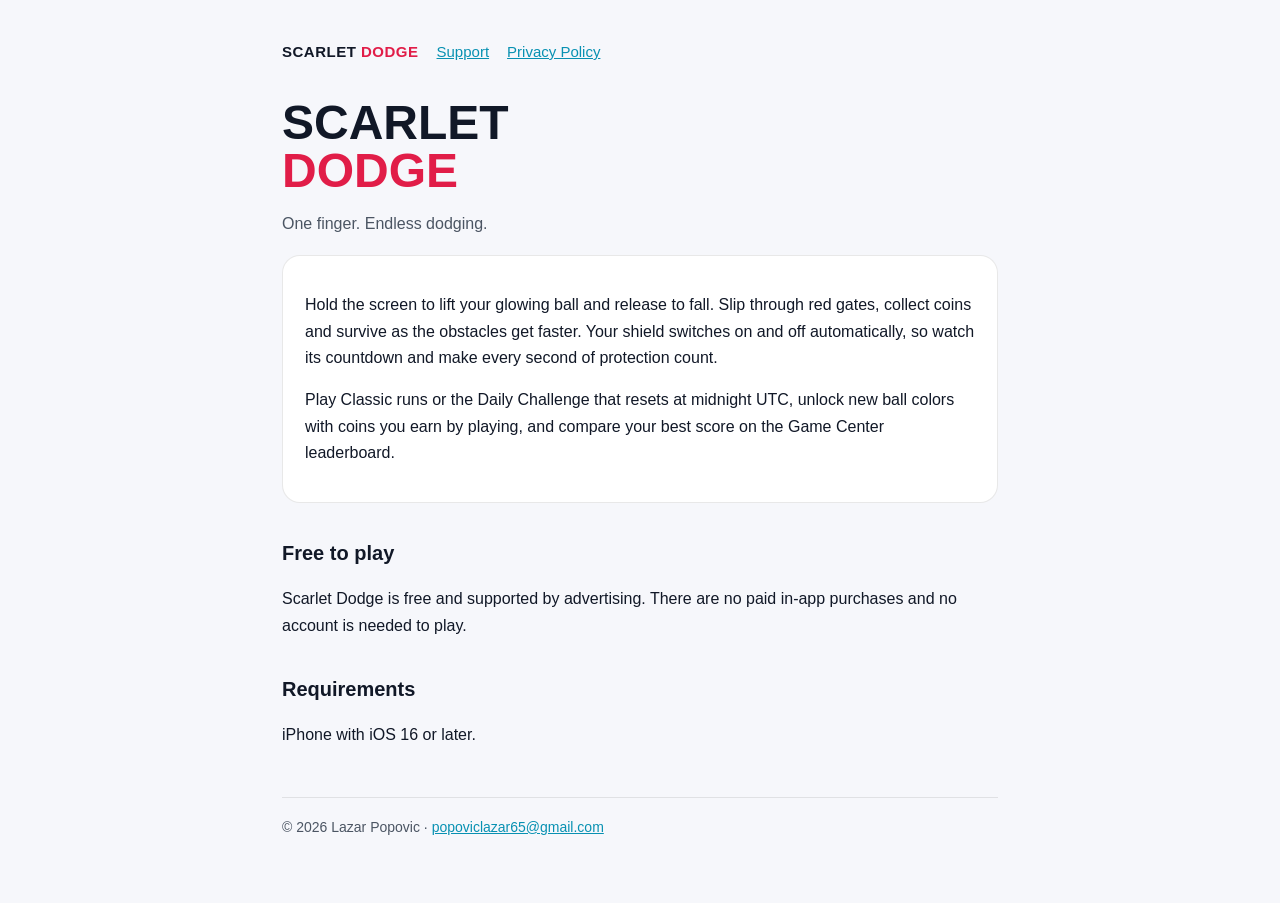
<file: index.html>
<!DOCTYPE html>
<html lang="en">
<head>
<meta charset="utf-8">
<meta name="viewport" content="width=device-width, initial-scale=1">
<title>Scarlet Dodge — One-finger arcade game for iPhone</title>
<meta name="description" content="Scarlet Dodge is a free one-finger arcade game for iPhone. Hold to rise, release to fall, and dodge red gates.">
<link rel="stylesheet" href="style.css">
</head>
<body>
<main>
<nav><a class="brand" href="./">SCARLET <span>DODGE</span></a><a href="support.html">Support</a><a href="privacy.html">Privacy Policy</a></nav>
<p class="hero">SCARLET<br><span>DODGE</span></p>
<p class="muted">One finger. Endless dodging.</p>
<div class="card">
<p>Hold the screen to lift your glowing ball and release to fall. Slip through red gates, collect coins and survive as the obstacles get faster. Your shield switches on and off automatically, so watch its countdown and make every second of protection count.</p>
<p>Play Classic runs or the Daily Challenge that resets at midnight UTC, unlock new ball colors with coins you earn by playing, and compare your best score on the Game Center leaderboard.</p>
</div>
<h2>Free to play</h2>
<p>Scarlet Dodge is free and supported by advertising. There are no paid in-app purchases and no account is needed to play.</p>
<h2>Requirements</h2>
<p>iPhone with iOS 16 or later.</p>
<footer>© 2026 Lazar Popovic · <a href="mailto:popoviclazar65@gmail.com">popoviclazar65@gmail.com</a></footer>
</main>
</body>
</html>
</file>
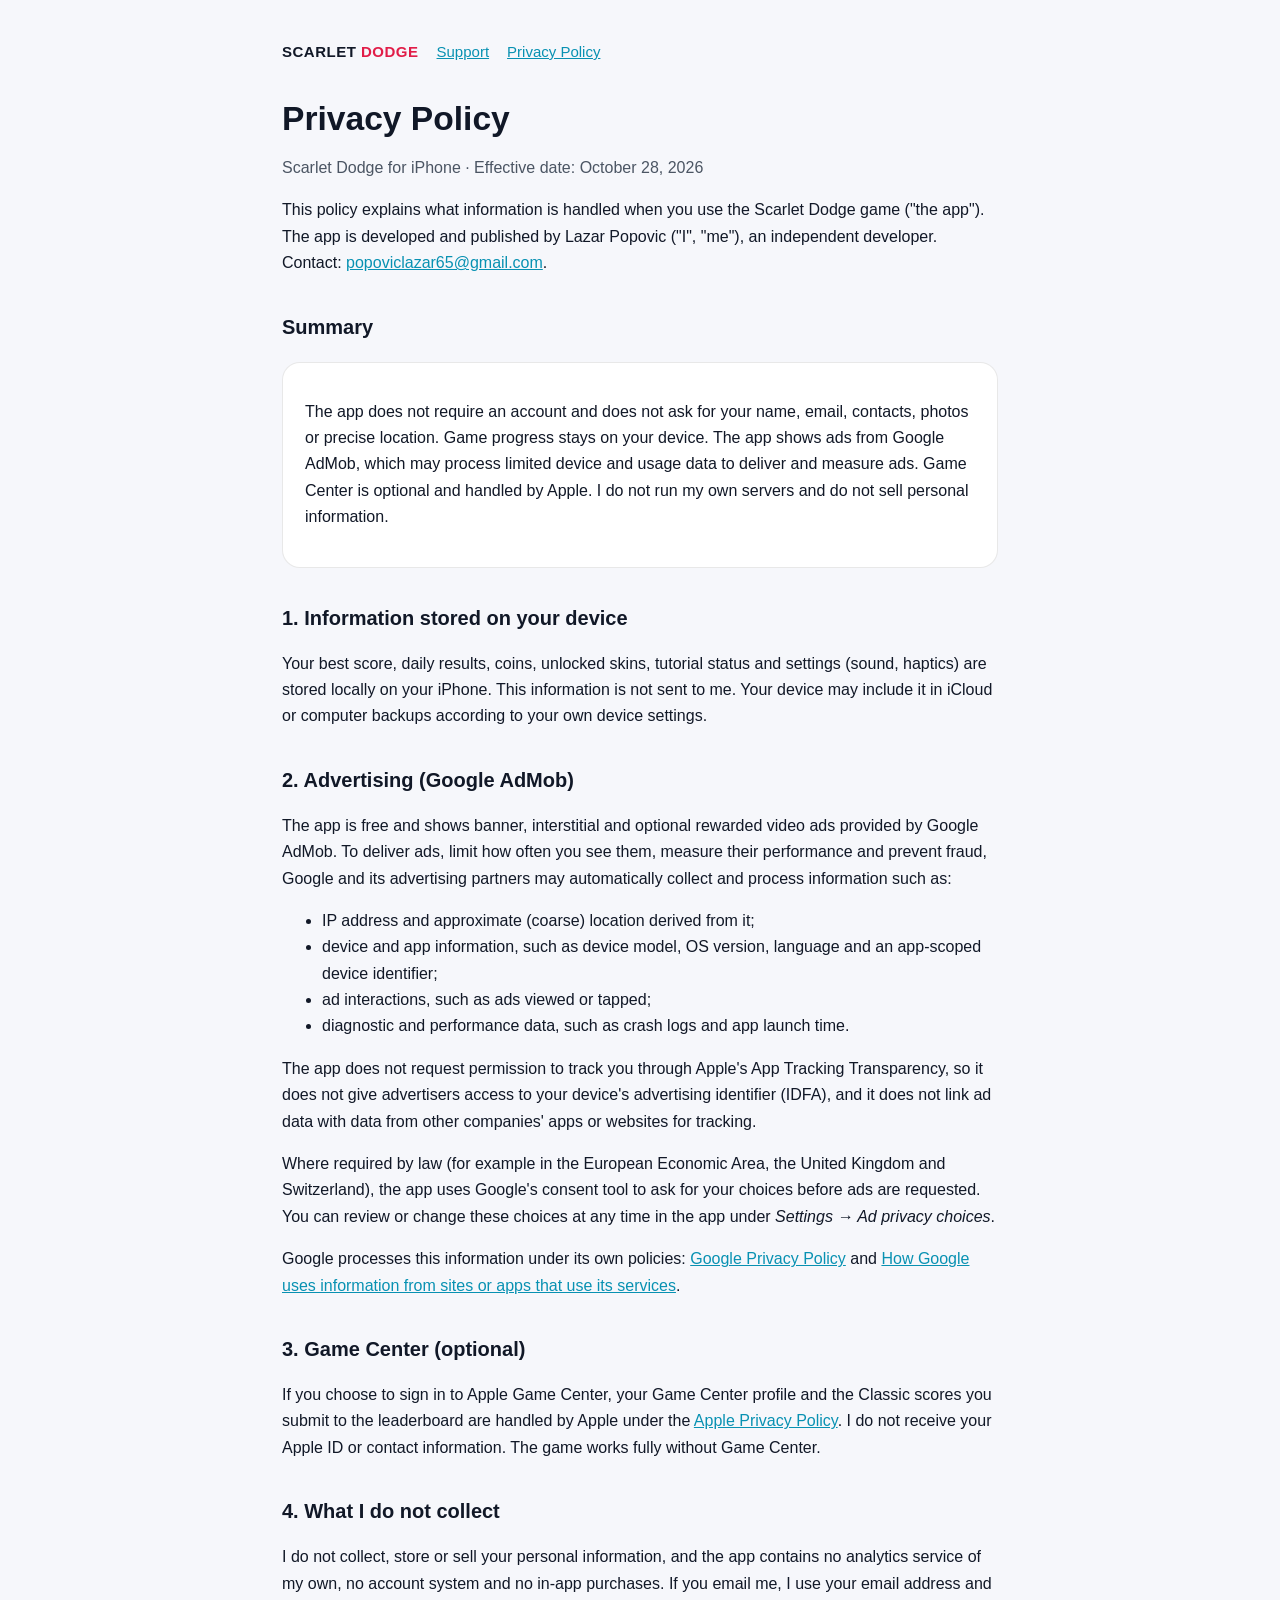
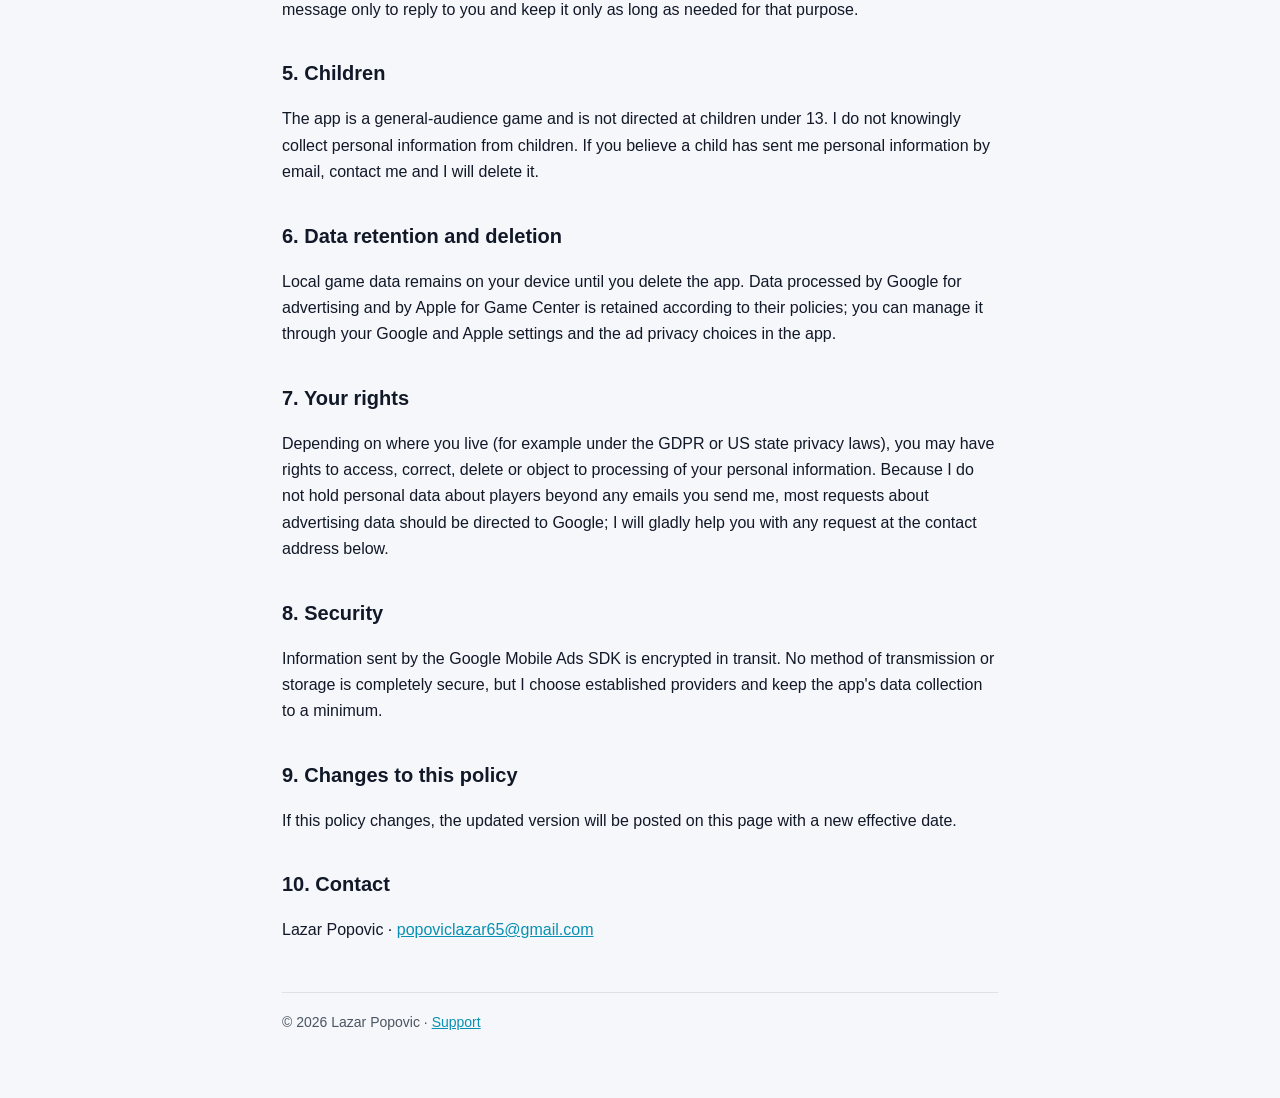
<file: privacy.html>
<!DOCTYPE html>
<html lang="en">
<head>
<meta charset="utf-8">
<meta name="viewport" content="width=device-width, initial-scale=1">
<title>Scarlet Dodge — Privacy Policy</title>
<link rel="stylesheet" href="style.css">
</head>
<body>
<main>
<nav><a class="brand" href="./">SCARLET <span>DODGE</span></a><a href="support.html">Support</a><a href="privacy.html">Privacy Policy</a></nav>
<h1>Privacy Policy</h1>
<p class="muted">Scarlet Dodge for iPhone · Effective date: October 28, 2026</p>

<p>This policy explains what information is handled when you use the Scarlet Dodge game ("the app"). The app is developed and published by Lazar Popovic ("I", "me"), an independent developer. Contact: <a href="mailto:popoviclazar65@gmail.com">popoviclazar65@gmail.com</a>.</p>

<h2>Summary</h2>
<div class="card">
<p>The app does not require an account and does not ask for your name, email, contacts, photos or precise location. Game progress stays on your device. The app shows ads from Google AdMob, which may process limited device and usage data to deliver and measure ads. Game Center is optional and handled by Apple. I do not run my own servers and do not sell personal information.</p>
</div>

<h2>1. Information stored on your device</h2>
<p>Your best score, daily results, coins, unlocked skins, tutorial status and settings (sound, haptics) are stored locally on your iPhone. This information is not sent to me. Your device may include it in iCloud or computer backups according to your own device settings.</p>

<h2>2. Advertising (Google AdMob)</h2>
<p>The app is free and shows banner, interstitial and optional rewarded video ads provided by Google AdMob. To deliver ads, limit how often you see them, measure their performance and prevent fraud, Google and its advertising partners may automatically collect and process information such as:</p>
<ul>
<li>IP address and approximate (coarse) location derived from it;</li>
<li>device and app information, such as device model, OS version, language and an app-scoped device identifier;</li>
<li>ad interactions, such as ads viewed or tapped;</li>
<li>diagnostic and performance data, such as crash logs and app launch time.</li>
</ul>
<p>The app does not request permission to track you through Apple's App Tracking Transparency, so it does not give advertisers access to your device's advertising identifier (IDFA), and it does not link ad data with data from other companies' apps or websites for tracking.</p>
<p>Where required by law (for example in the European Economic Area, the United Kingdom and Switzerland), the app uses Google's consent tool to ask for your choices before ads are requested. You can review or change these choices at any time in the app under <em>Settings → Ad privacy choices</em>.</p>
<p>Google processes this information under its own policies: <a href="https://policies.google.com/privacy">Google Privacy Policy</a> and <a href="https://policies.google.com/technologies/partner-sites">How Google uses information from sites or apps that use its services</a>.</p>

<h2>3. Game Center (optional)</h2>
<p>If you choose to sign in to Apple Game Center, your Game Center profile and the Classic scores you submit to the leaderboard are handled by Apple under the <a href="https://www.apple.com/legal/privacy/">Apple Privacy Policy</a>. I do not receive your Apple ID or contact information. The game works fully without Game Center.</p>

<h2>4. What I do not collect</h2>
<p>I do not collect, store or sell your personal information, and the app contains no analytics service of my own, no account system and no in-app purchases. If you email me, I use your email address and message only to reply to you and keep it only as long as needed for that purpose.</p>

<h2>5. Children</h2>
<p>The app is a general-audience game and is not directed at children under 13. I do not knowingly collect personal information from children. If you believe a child has sent me personal information by email, contact me and I will delete it.</p>

<h2>6. Data retention and deletion</h2>
<p>Local game data remains on your device until you delete the app. Data processed by Google for advertising and by Apple for Game Center is retained according to their policies; you can manage it through your Google and Apple settings and the ad privacy choices in the app.</p>

<h2>7. Your rights</h2>
<p>Depending on where you live (for example under the GDPR or US state privacy laws), you may have rights to access, correct, delete or object to processing of your personal information. Because I do not hold personal data about players beyond any emails you send me, most requests about advertising data should be directed to Google; I will gladly help you with any request at the contact address below.</p>

<h2>8. Security</h2>
<p>Information sent by the Google Mobile Ads SDK is encrypted in transit. No method of transmission or storage is completely secure, but I choose established providers and keep the app's data collection to a minimum.</p>

<h2>9. Changes to this policy</h2>
<p>If this policy changes, the updated version will be posted on this page with a new effective date.</p>

<h2>10. Contact</h2>
<p>Lazar Popovic · <a href="mailto:popoviclazar65@gmail.com">popoviclazar65@gmail.com</a></p>

<footer>© 2026 Lazar Popovic · <a href="support.html">Support</a></footer>
</main>
</body>
</html>
</file>
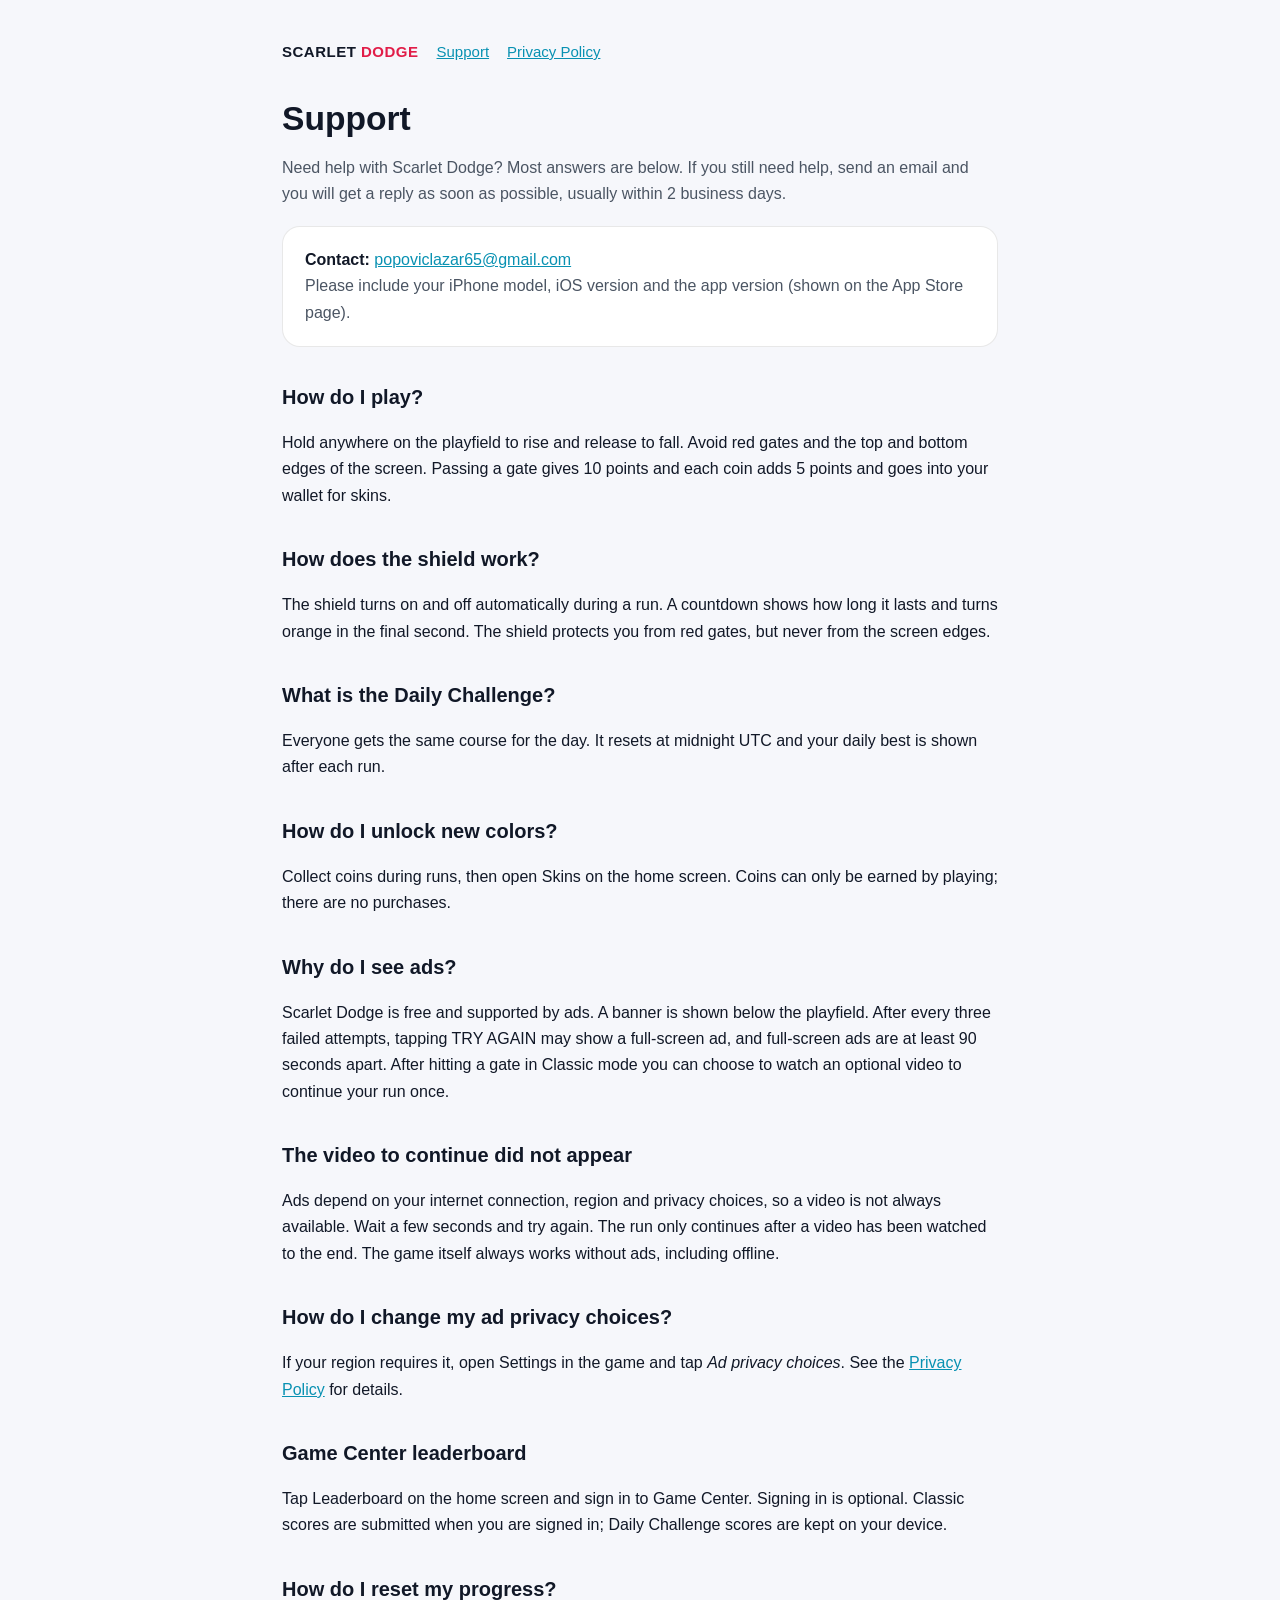
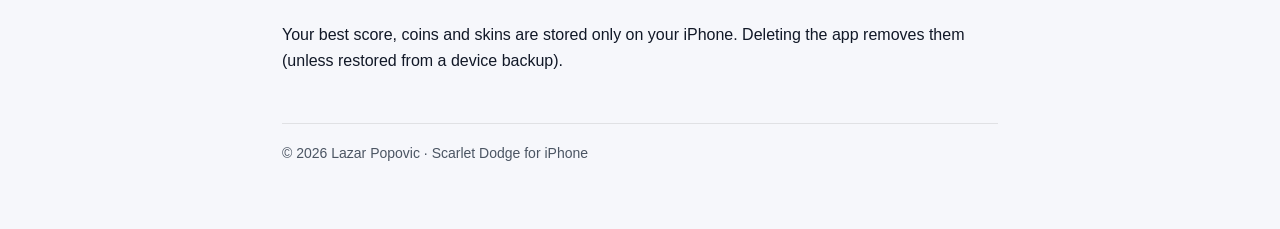
<file: support.html>
<!DOCTYPE html>
<html lang="en">
<head>
<meta charset="utf-8">
<meta name="viewport" content="width=device-width, initial-scale=1">
<title>Scarlet Dodge — Support</title>
<link rel="stylesheet" href="style.css">
</head>
<body>
<main>
<nav><a class="brand" href="./">SCARLET <span>DODGE</span></a><a href="support.html">Support</a><a href="privacy.html">Privacy Policy</a></nav>
<h1>Support</h1>
<p class="muted">Need help with Scarlet Dodge? Most answers are below. If you still need help, send an email and you will get a reply as soon as possible, usually within 2 business days.</p>
<div class="card">
<strong>Contact:</strong> <a href="mailto:popoviclazar65@gmail.com?subject=Scarlet%20Dodge%20support">popoviclazar65@gmail.com</a><br>
<span class="muted">Please include your iPhone model, iOS version and the app version (shown on the App Store page).</span>
</div>

<h2>How do I play?</h2>
<p>Hold anywhere on the playfield to rise and release to fall. Avoid red gates and the top and bottom edges of the screen. Passing a gate gives 10 points and each coin adds 5 points and goes into your wallet for skins.</p>

<h2>How does the shield work?</h2>
<p>The shield turns on and off automatically during a run. A countdown shows how long it lasts and turns orange in the final second. The shield protects you from red gates, but never from the screen edges.</p>

<h2>What is the Daily Challenge?</h2>
<p>Everyone gets the same course for the day. It resets at midnight UTC and your daily best is shown after each run.</p>

<h2>How do I unlock new colors?</h2>
<p>Collect coins during runs, then open Skins on the home screen. Coins can only be earned by playing; there are no purchases.</p>

<h2>Why do I see ads?</h2>
<p>Scarlet Dodge is free and supported by ads. A banner is shown below the playfield. After every three failed attempts, tapping TRY AGAIN may show a full-screen ad, and full-screen ads are at least 90 seconds apart. After hitting a gate in Classic mode you can choose to watch an optional video to continue your run once.</p>

<h2>The video to continue did not appear</h2>
<p>Ads depend on your internet connection, region and privacy choices, so a video is not always available. Wait a few seconds and try again. The run only continues after a video has been watched to the end. The game itself always works without ads, including offline.</p>

<h2>How do I change my ad privacy choices?</h2>
<p>If your region requires it, open Settings in the game and tap <em>Ad privacy choices</em>. See the <a href="privacy.html">Privacy Policy</a> for details.</p>

<h2>Game Center leaderboard</h2>
<p>Tap Leaderboard on the home screen and sign in to Game Center. Signing in is optional. Classic scores are submitted when you are signed in; Daily Challenge scores are kept on your device.</p>

<h2>How do I reset my progress?</h2>
<p>Your best score, coins and skins are stored only on your iPhone. Deleting the app removes them (unless restored from a device backup).</p>

<footer>© 2026 Lazar Popovic · Scarlet Dodge for iPhone</footer>
</main>
</body>
</html>
</file>
<file: style.css>
:root{--bg:#090e1a;--card:#111827;--text:#e8edf5;--muted:#9aa4b5;--red:#ff3359;--cyan:#22d3ee;--line:rgba(255,255,255,.09);color-scheme:dark}
@media (prefers-color-scheme: light){:root{--bg:#f6f7fb;--card:#fff;--text:#111827;--muted:#4b5563;--red:#e11d48;--cyan:#0891b2;--line:rgba(0,0,0,.09);color-scheme:light}}
*{box-sizing:border-box}
body{margin:0;background:var(--bg);color:var(--text);font:16px/1.65 -apple-system,BlinkMacSystemFont,"Segoe UI",Roboto,Helvetica,Arial,sans-serif}
main{max-width:760px;margin:0 auto;padding:40px 22px 64px}
nav{display:flex;gap:18px;flex-wrap:wrap;margin-bottom:34px;font-size:15px}
a{color:var(--cyan)}
.brand{font-weight:900;letter-spacing:.5px;text-decoration:none;color:var(--text)}
.brand span{color:var(--red)}
h1{font-size:2.1rem;line-height:1.2;margin:0 0 6px}
h2{font-size:1.25rem;margin:34px 0 8px}
.muted{color:var(--muted)}
.card{background:var(--card);border:1px solid var(--line);border-radius:18px;padding:20px 22px;margin:18px 0}
.hero{font-size:3rem;font-weight:900;line-height:1;margin:0}
.hero span{color:var(--red)}
footer{margin-top:48px;padding-top:18px;border-top:1px solid var(--line);color:var(--muted);font-size:14px}
</file>
